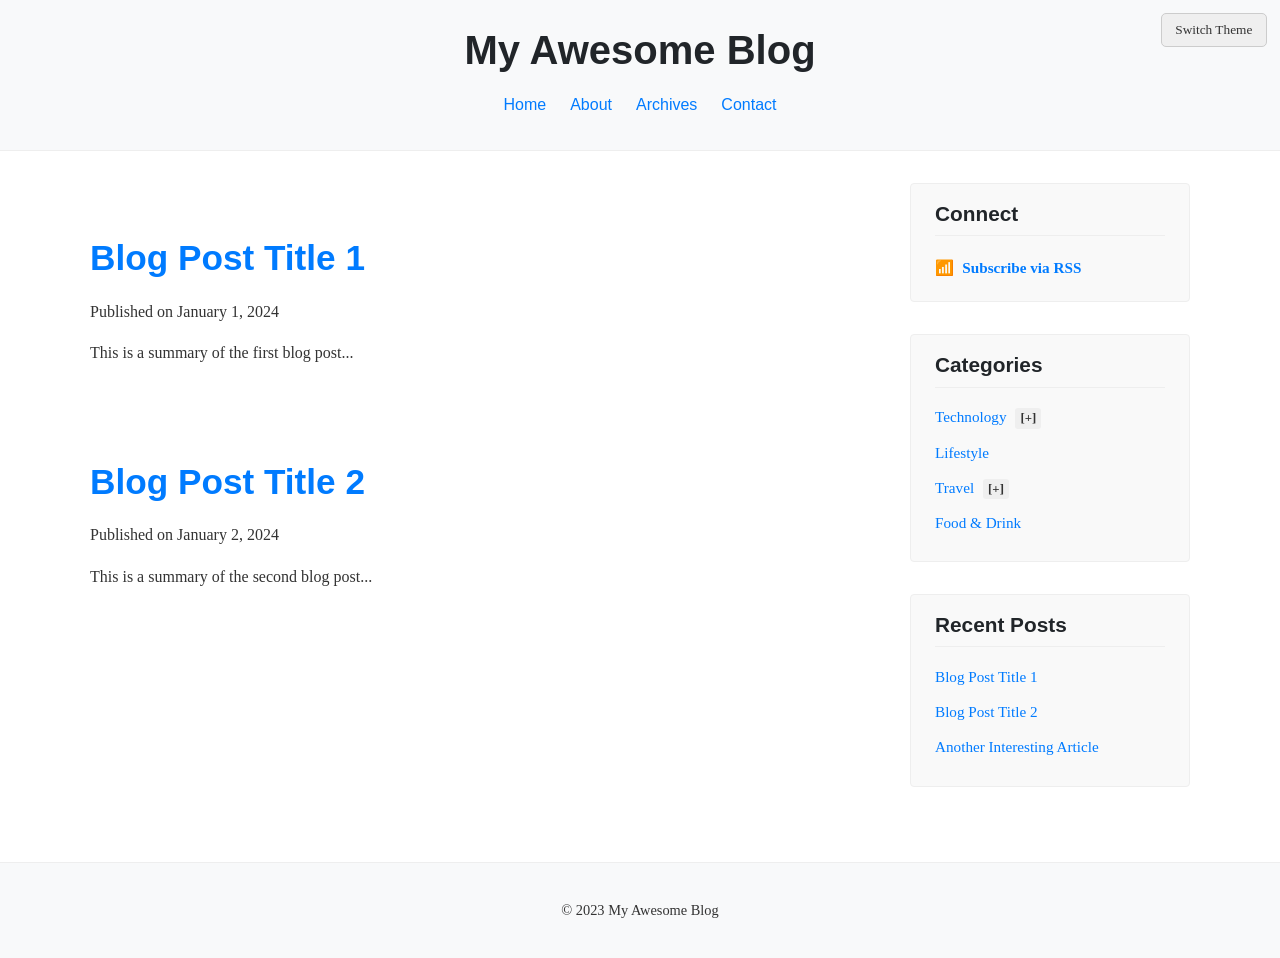
<file: blog_index.html>
<!DOCTYPE html>
<html lang="en">
<head>
    <meta charset="UTF-8">
    <meta name="viewport" content="width=device-width, initial-scale=1.0">
    <title>My Awesome Blog - Tech Insights, Lifestyle Tips, and Photography Adventures</title>
    <meta name="description" content="Explore insightful articles on technology, lifestyle tips, travel adventures, and photography. My Awesome Blog brings you fresh perspectives and engaging stories.">
    <meta property="og:title" content="My Awesome Blog - Tech Insights, Lifestyle Tips, and Photography Adventures" />
    <meta property="og:description" content="Explore insightful articles on technology, lifestyle tips, travel adventures, and photography. My Awesome Blog brings you fresh perspectives and engaging stories." />
    <meta property="og:type" content="website" />
    <meta property="og:url" content="https://example.com/blog_index.html" />
    <meta property="og:image" content="https://example.com/images/blog_logo_og.png" />
    <meta property="og:site_name" content="My Awesome Blog" />
    <link rel="stylesheet" href="css/blog_style.css">
</head>
<body class="blog-index">
    <header>
        <h1>My Awesome Blog</h1>
        <nav class="primary-navigation"><ul><li><a href="blog_index.html">Home</a></li><li><a href="#">About</a></li><li><a href="#">Archives</a></li><li><a href="#">Contact</a></li></ul></nav>
        <button id="theme-switcher">Switch Theme</button>
    </header>
    <main>
        <div class="main-content-area">
            <article>
                <h2><a href="blog_article.html">Blog Post Title 1</a></h2>
                <p class="date">Published on January 1, 2024</p>
                <p>This is a summary of the first blog post...</p>
            </article>
            <article>
                <h2><a href="blog_article.html">Blog Post Title 2</a></h2>
                <p class="date">Published on January 2, 2024</p>
                <p>This is a summary of the second blog post...</p>
            </article>
        </div>
        <aside class="sidebar">
            <div class="widget connect-widget">
                <h4>Connect</h4>
                <p><a href="#rss-sidebar" class="rss-sidebar-link">Subscribe via RSS</a></p>
            </div>
            <div class="widget categories-widget">
                <h4>Categories</h4>
                <ul>
                    <li class="has-children"><a href="#" class="category-parent-link">Technology</a> <span class="category-toggle">[+]</span>
                        <ul>
                            <li><a href="#">Web Development</a></li>
                            <li><a href="#">Software Engineering</a></li>
                        </ul>
                    </li>
                    <li><a href="#">Lifestyle</a></li>
                    <li class="has-children"><a href="#" class="category-parent-link">Travel</a> <span class="category-toggle">[+]</span>
                        <ul>
                            <li><a href="#">Europe</a></li>
                            <li><a href="#">Asia</a></li>
                        </ul>
                    </li>
                    <li><a href="#">Food & Drink</a></li>
                </ul>
            </div>
            <div class="widget recent-posts-widget">
                <h4>Recent Posts</h4>
                <ul>
                    <li><a href="blog_article.html">Blog Post Title 1</a></li>
                    <li><a href="blog_article.html">Blog Post Title 2</a></li>
                    <li><a href="#">Another Interesting Article</a></li>
                </ul>
            </div>
        </aside>
    </main>
    <footer>
        <p>&copy; 2023 My Awesome Blog</p>
    </footer>
    <script src="js/theme_switcher.js"></script>
</body>
</html>
</file>
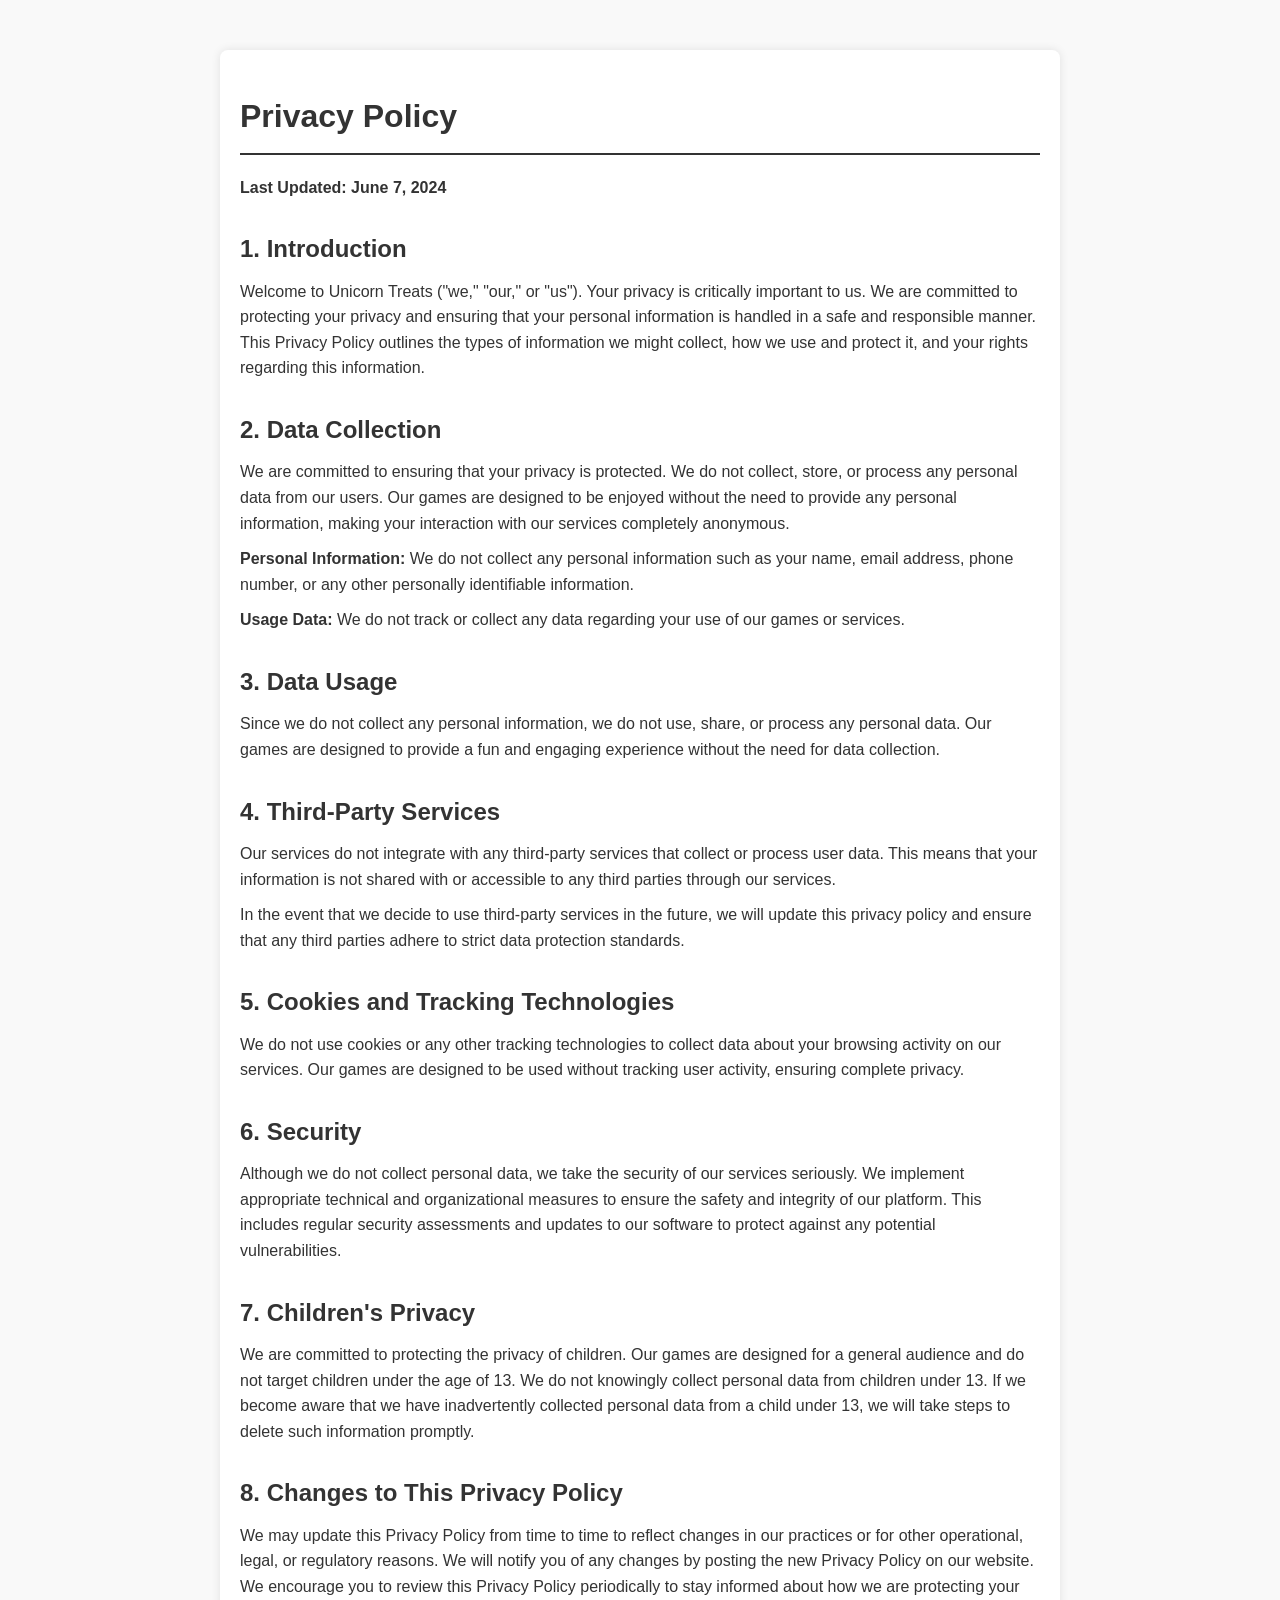
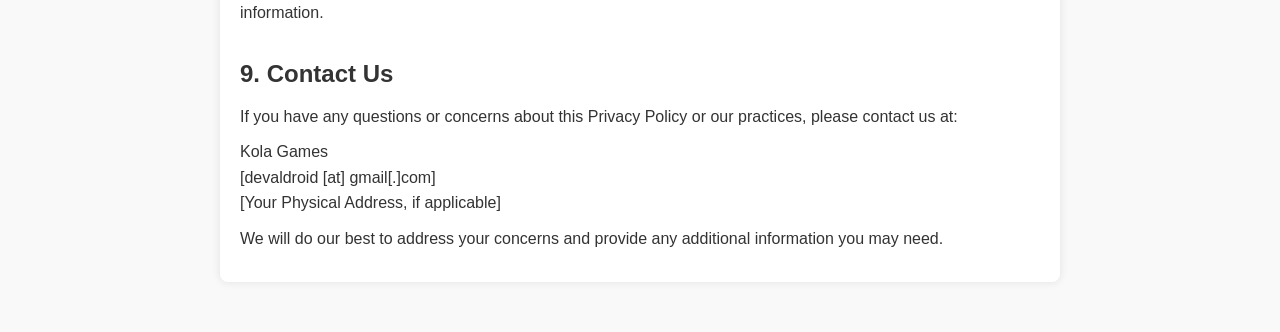
<file: unicorn_treats_privacy.html>
<!DOCTYPE html>
<html lang="en">
<head>
    <meta charset="UTF-8">
    <meta name="viewport" content="width=device-width, initial-scale=1.0">
    <title>Privacy Policy - Unicorn Treats</title>
    <style>
        body {
            font-family: Arial, sans-serif;
            line-height: 1.6;
            margin: 0;
            padding: 0;
            background-color: #f9f9f9;
            color: #333;
        }
        .container {
            max-width: 800px;
            margin: 50px auto;
            padding: 20px;
            background-color: #fff;
            box-shadow: 0 0 10px rgba(0, 0, 0, 0.1);
            border-radius: 8px;
        }
        h1, h2 {
            color: #333;
        }
        h1 {
            border-bottom: 2px solid #333;
            padding-bottom: 10px;
            margin-bottom: 20px;
        }
        h2 {
            margin-top: 30px;
            margin-bottom: 10px;
        }
        p {
            margin: 10px 0;
        }
    </style>
</head>
<body>
    <div class="container">
        <h1>Privacy Policy</h1>
        <p><strong>Last Updated: June 7, 2024</strong></p>

        <h2>1. Introduction</h2>
        <p>Welcome to  Unicorn Treats ("we," "our," or "us"). Your privacy is critically important to us. We are committed to protecting your privacy and ensuring that your personal information is handled in a safe and responsible manner. This Privacy Policy outlines the types of information we might collect, how we use and protect it, and your rights regarding this information.</p>

        <h2>2. Data Collection</h2>
        <p>We are committed to ensuring that your privacy is protected. We do not collect, store, or process any personal data from our users. Our games are designed to be enjoyed without the need to provide any personal information, making your interaction with our services completely anonymous.</p>
        <p><strong>Personal Information:</strong> We do not collect any personal information such as your name, email address, phone number, or any other personally identifiable information.</p>
        <p><strong>Usage Data:</strong> We do not track or collect any data regarding your use of our games or services.</p>

        <h2>3. Data Usage</h2>
        <p>Since we do not collect any personal information, we do not use, share, or process any personal data. Our games are designed to provide a fun and engaging experience without the need for data collection.</p>

        <h2>4. Third-Party Services</h2>
        <p>Our services do not integrate with any third-party services that collect or process user data. This means that your information is not shared with or accessible to any third parties through our services.</p>
        <p>In the event that we decide to use third-party services in the future, we will update this privacy policy and ensure that any third parties adhere to strict data protection standards.</p>

        <h2>5. Cookies and Tracking Technologies</h2>
        <p>We do not use cookies or any other tracking technologies to collect data about your browsing activity on our services. Our games are designed to be used without tracking user activity, ensuring complete privacy.</p>

        <h2>6. Security</h2>
        <p>Although we do not collect personal data, we take the security of our services seriously. We implement appropriate technical and organizational measures to ensure the safety and integrity of our platform. This includes regular security assessments and updates to our software to protect against any potential vulnerabilities.</p>

        <h2>7. Children's Privacy</h2>
        <p>We are committed to protecting the privacy of children. Our games are designed for a general audience and do not target children under the age of 13. We do not knowingly collect personal data from children under 13. If we become aware that we have inadvertently collected personal data from a child under 13, we will take steps to delete such information promptly.</p>

        <h2>8. Changes to This Privacy Policy</h2>
        <p>We may update this Privacy Policy from time to time to reflect changes in our practices or for other operational, legal, or regulatory reasons. We will notify you of any changes by posting the new Privacy Policy on our website. We encourage you to review this Privacy Policy periodically to stay informed about how we are protecting your information.</p>

        <h2>9. Contact Us</h2>
        <p>If you have any questions or concerns about this Privacy Policy or our practices, please contact us at:</p>
        <p>Kola Games<br>
        [devaldroid [at] gmail[.]com]<br>
        [Your Physical Address, if applicable]</p>
        <p>We will do our best to address your concerns and provide any additional information you may need.</p>
    </div>
</body>
</html>
</file>
<file: css/blog_style.css>
:root {
    /* Light Theme Variables */
    --bg-color: #ffffff;
    --text-color: #333333;
    --link-color: #007bff;
    --link-hover-color: #0056b3;
    --header-bg: #f8f9fa;
    --footer-bg: #f8f9fa;
    --heading-color: #212529;
    --border-color: #eeeeee;
    --blockquote-bg: #f9f9f9;
    --blockquote-border: #ccc;
    --code-bg: #f0f0f0;
    --button-bg: #efefef;
    --button-text: #333333;
    --button-border: #cccccc;

    /* Font Variables */
    --font-body: 'Georgia', 'Times New Roman', Times, serif;
    --font-heading: 'Helvetica Neue', Arial, sans-serif; /* A cleaner sans-serif for headings */
    /* Alternative heading font: --font-heading: 'Playfair Display', serif; */

    --content-max-width: 1100px; /* For readability of long articles */
}

body {
    font-family: var(--font-body);
    margin: 0;
    padding: 0;
    background-color: var(--bg-color);
    color: var(--text-color);
    line-height: 1.6;
    transition: background-color 0.3s, color 0.3s;
}

body.dark-theme {
    /* Dark Theme Variable Overrides */
    --bg-color: #22272e; /* Darker blue-grey */
    --text-color: #c9d1d9; /* Lighter grey */
    --link-color: #58a6ff;
    --link-hover-color: #2f81f7;
    --header-bg: #1c2128;
    --footer-bg: #1c2128;
    --heading-color: #c9d1d9;
    --border-color: #373e47;
    --blockquote-bg: #2d333b;
    --blockquote-border: #444c56;
    --code-bg: #373e47;
    --button-bg: #373e47;
    --button-text: #c9d1d9;
    --button-border: #555c66;
}

header, footer {
    background-color: var(--header-bg);
    padding: 1.5em 1em;
    text-align: center;
    border-bottom: 1px solid var(--border-color);
}

footer {
    border-top: 1px solid var(--border-color);
    border-bottom: none;
    margin-top: 3em;
    font-size: 0.9em;
}

header h1 {
    font-family: var(--font-heading);
    font-size: 2.5em; /* Increased size */
    margin: 0;
    color: var(--heading-color);
}

header h1 a {
    text-decoration: none;
    color: inherit;
}

/* --- Sidebar and Two-Column Layout Styling --- */
main {
    display: flex; /* Use flexbox for main content and sidebar */
    flex-wrap: wrap; /* Allow sidebar to wrap on smaller screens */
    gap: 2em; /* Space between main content and sidebar */
    max-width: var(--content-max-width); /* Keep overall width constraint */
    margin: 2em auto; /* Centering content */
    padding: 0 1em; /* Padding for smaller screens */
}

.main-content-area {
    flex: 3; /* Takes up 3 parts of the space */
    min-width: 0; /* Prevent flexbox overflow issues */
}

.sidebar {
    flex: 1; /* Takes up 1 part of the space */
    min-width: 280px; /* Minimum width for the sidebar before it wraps or shrinks too much */
    /* Consider adding a border or subtle background if needed */
    /* border-left: 1px solid var(--border-color); */
    /* padding-left: 1.5em; */
}

/* Sidebar Widgets */
.widget {
    background-color: var(--blockquote-bg); /* Re-use for a subtle background */
    padding: 1em 1.5em;
    margin-bottom: 2em;
    border-radius: 4px;
    border: 1px solid var(--border-color);
}

.widget h4 { /* Widget titles */
    font-family: var(--font-heading);
    font-size: 1.3em;
    color: var(--heading-color);
    margin-top: 0;
    margin-bottom: 0.8em;
    padding-bottom: 0.4em;
    border-bottom: 1px solid var(--border-color);
}

/* Category Tree / Widget List Styling */
.widget ul {
    list-style: none;
    padding-left: 0; /* Remove default padding */
    margin-bottom: 0;
}

.widget li {
    margin-bottom: 0.6em;
}

.widget a {
    text-decoration: none;
    color: var(--link-color);
    font-size: 0.95em;
    transition: color 0.2s ease-in-out;
}

.widget a:hover,
.widget a:focus {
    color: var(--link-hover-color);
    text-decoration: underline;
}

/* Nested lists in widgets (for categories) */
.widget ul ul {
    padding-left: 1.2em; /* Indentation for sub-categories */
    margin-top: 0.6em;
    /* Add a visual cue for nesting if desired, e.g., border-left */
}

.widget ul ul li:last-child {
    margin-bottom: 0; /* No margin for last sub-item before next top-level item */
}


/* Responsive adjustments for sidebar layout */
@media (max-width: 992px) { /* Tablet and below */
    .main-content-area {
        /* On tablets, content area could take more relative space or stack */
        flex-basis: 65%;
    }
    .sidebar {
        flex-basis: 30%;
    }
}

/* --- Sidebar RSS Link Styling --- */
.connect-widget .rss-sidebar-link {
    display: inline-block; /* Allows padding and other block-like properties */
    text-decoration: none;
    color: var(--link-color);
    font-weight: bold;
    padding: 0.3em 0; /* Add some padding if it were to have a background/border */
    transition: color 0.2s ease-in-out;
}

.connect-widget .rss-sidebar-link:hover,
.connect-widget .rss-sidebar-link:focus {
    color: var(--link-hover-color);
    text-decoration: underline;
}

/* Attempt to add a Unicode character as an icon.
   U+1F4F6 (ANTENNA BARS) is a possibility, or just text "RSS: ".
   FontAwesome's RSS icon is U+F29E, but that requires FontAwesome.
   Let's try with a simple text prefix or a more generic symbol for now,
   as specific RSS Unicode symbols can be problematic with font support.
   A common approach is to use a background image (SVG icon) for this,
   but that's outside the scope of "CSS-only icon" unless it's a data URI.

   For simplicity, let's ensure good text styling and optionally add a simple prefix.
   A unicode character that is sometimes used for "feed" like things is  (U+F270)
   but it's in a Private Use Area, relying on font support (like FontAwesome having mapped it there).
   Let's use a safer, more descriptive approach if a good unicode char isn't found.
   Using a simple text prefix or a unicode character that implies "signal" or "broadcast".
*/

.connect-widget .rss-sidebar-link::before {
    content: "📶 "; /* ANTENNA BARS (U+1F4F6) - a generic signal icon */
    /* Alternatively, content: "[RSS] "; */
    /* Or, if a specific visual icon font was used, content: '\f09e'; font-family: 'FontAwesome'; */
    margin-right: 0.3em;
    font-weight: normal; /* Icon might not need to be bold */
}

/* Ensure the widget title and paragraph containing the link have good spacing */
.connect-widget h4 {
    margin-bottom: 0.5em; /* Default widget h4 has 0.8em, this is fine */
}

.connect-widget p {
    margin-bottom: 0; /* Remove bottom margin if this is the only item in p */
}

/* --- Breadcrumb Navigation Styling --- */
.breadcrumb-nav {
    margin-bottom: 1.5em; /* Space below breadcrumbs, above article title */
    font-size: 0.9em;
    padding: 0.5em 0;
    /* border-bottom: 1px solid var(--border-color); Optional: if a separator line is desired */
}

.breadcrumb-nav ol {
    list-style: none;
    padding: 0;
    margin: 0;
    display: flex; /* Arrange items inline and allow wrapping */
    flex-wrap: wrap; /* Allow breadcrumbs to wrap on small screens */
    align-items: center;
}

.breadcrumb-nav li {
    display: inline-block; /* Fallback if flex not supported, though flex is on ol */
    /* margin-right: 0.5em; Spacing handled by separator's margin */
}

.breadcrumb-nav li a {
    color: var(--link-color);
    text-decoration: none;
}

.breadcrumb-nav li a:hover,
.breadcrumb-nav li a:focus {
    color: var(--link-hover-color);
    text-decoration: underline;
}

/* Separator styling */
.breadcrumb-nav li + li::before { /* Selects all LIs that are preceded by another LI */
    content: ">"; /* Or use "F" for a slash, or other preferred separator */
    color: var(--text-color); /* Use text-color or a more subtle color */
    opacity: 0.7;
    margin: 0 0.6em; /* Space around the separator */
    display: inline-block;
}

/* Current page styling */
.breadcrumb-nav li.active {
    color: var(--text-color); /* Current page is not a link, use main text color */
    font-weight: normal; /* Or bold if preferred */
    opacity: 0.85; /* Slightly subdued if desired */
}

/* Dark theme considerations for separator and active item if needed */
body.dark-theme .breadcrumb-nav li + li::before {
    color: var(--text-color); /* Ensure this inherits correctly */
}

body.dark-theme .breadcrumb-nav li.active {
    color: var(--text-color); /* Ensure this inherits correctly */
}

/* Responsive YouTube Video Embed */
.video-responsive-wrapper {
    position: relative;
    overflow: hidden;
    width: 100%;
    padding-top: 56.25%; /* 16:9 Aspect Ratio (height/width * 100) */
    margin: 1.5em 0; /* Similar to figure/image margins */
}

.video-responsive-wrapper iframe {
    position: absolute;
    top: 0;
    left: 0;
    bottom: 0;
    right: 0;
    width: 100%;
    height: 100%;
    border: none; /* Remove default iframe border */
}

/* Category Tree Interactivity */
.categories-widget li.has-children > ul {
    display: none; /* Initially hide sub-categories */
    padding-left: 1.5em; /* Keep consistent indentation */
    margin-top: 0.5em;
}

.categories-widget li.has-children.expanded > ul {
    display: block; /* Show when expanded */
}

.category-toggle {
    cursor: pointer;
    font-weight: bold;
    margin-left: 5px;
    padding: 0 5px;
    border-radius: 3px;
    background-color: var(--button-bg);
    color: var(--button-text);
    font-size: 0.8em;
    display: inline-block;
    user-select: none; /* Prevent text selection */
}

.categories-widget li.has-children > a.category-parent-link {
    /* Optional: if you want the link itself to also toggle, style accordingly */
    /* For now, only the span toggles */
}

@media (max-width: 768px) { /* Mobile */
    main {
        flex-direction: column; /* Stack main content and sidebar */
        gap: 0; /* Remove gap when stacked, rely on widget margins */
    }

    .main-content-area,
    .sidebar {
        flex-basis: 100%; /* Both take full width */
        min-width: 100%;
    }

    .sidebar {
        margin-top: 2em; /* Add space when sidebar is stacked below content */
        /* border-left: none; */ /* Remove side border if it was added */
        /* padding-left: 0; */
    }
}

article { /* Styling for article previews on index and full article container */
    margin-bottom: 2.5em;
    padding-bottom: 1.5em;
}

/* On index page, add border to article snippets */
.blog-index main > article {
     border-bottom: 1px solid var(--border-color);
}

.blog-index main > article:last-child {
    border-bottom: none;
}

h1, h2, h3, h4, h5, h6 {
    font-family: var(--font-heading);
    color: var(--heading-color);
    margin-top: 1.5em;
    margin-bottom: 0.5em;
    line-height: 1.3;
}

h1 { font-size: 2.8em; } /* For article titles primarily */
h2 { font-size: 2.2em; } /* For index page article titles & major sections */
h3 { font-size: 1.8em; }
h4 { font-size: 1.4em; }

p {
    margin-bottom: 1em;
}

a {
    color: var(--link-color);
    text-decoration: none;
}

a:hover {
    color: var(--link-hover-color);
    text-decoration: underline;
}

img {
    max-width: 100%;
    height: auto;
    display: block; /* To remove bottom space */
    margin: 1em 0; /* Default margin for images */
}

#theme-switcher {
    position: absolute;
    top: 1em;
    right: 1em;
    padding: 0.6em 1em;
    cursor: pointer;
    border: 1px solid var(--button-border);
    background-color: var(--button-bg);
    color: var(--button-text);
    border-radius: 5px;
    font-family: var(--font-body);
}

/* Add a class to body of index page to differentiate if needed */
/* For example: <body class="blog-index"> */

/* Ensure article content within blog_article.html also respects max-width */
.blog-article main article {
    max-width: var(--content-max-width);
    margin: 0 auto; /* Center the article content if not already by main */
}

/* Specific styling for elements within an article - will be expanded in next step */
.blog-article .date {
    color: #777; /* Keep date subtle, might need dark theme var */
    font-size: 0.9em;
    margin-bottom: 1.5em;
}

body.dark-theme .blog-article .date {
    color: #888;
}

/* --- Content Styling --- */

/* Blockquotes */
blockquote {
    background-color: var(--blockquote-bg);
    border-left: 5px solid var(--blockquote-border);
    margin: 1.5em 0; /* Adjusted margin, no horizontal margin for full width effect if desired */
    padding: 1em 1.5em;
    font-style: italic;
    color: var(--text-color); /* Ensure text color contrasts with blockquote bg */
}

blockquote p {
    margin-bottom: 0.5em;
}

blockquote footer {
    font-style: normal;
    font-size: 0.9em;
    color: var(--text-color); /* Ensure this also has good contrast */
    text-align: right;
    background-color: transparent; /* Override default footer styles */
    padding: 0.5em 0 0 0;
    border: none; /* Override default footer styles */
    margin-top: 0.5em;
}

body.dark-theme blockquote {
    /* color: var(--text-color); Ensure this is handled by general var */
}

body.dark-theme blockquote footer {
    /* color: var(--text-color); */
}


/* Figures and Captions for Images */
figure {
    margin: 1.5em 0; /* Allow figures to take full width or be centered by main */
    padding: 0;
}

figure img {
    margin-bottom: 0.5em; /* Space between image and caption */
}

figcaption {
    font-size: 0.9em;
    color: #555555; /* Slightly lighter than main text for subtlety */
    text-align: center;
    font-style: italic;
    line-height: 1.4;
    padding: 0.3em 0;
}

body.dark-theme figcaption {
    color: #aaaaaa;
}

/* Code Blocks */
pre {
    background-color: var(--code-bg);
    padding: 1em;
    overflow-x: auto;
    border-radius: 4px;
    font-family: 'Menlo', 'Monaco', 'Consolas', 'Courier New', monospace;
    font-size: 0.9em;
    line-height: 1.5;
    margin: 1.5em 0;
    white-space: pre; /* Ensure preformatting is respected */
}

pre code {
    font-family: inherit; /* Inherit font stack from pre */
    background-color: transparent; /* Code inside pre shouldn't have its own bg */
    padding: 0;
    border-radius: 0;
    font-size: inherit; /* Inherit font size from pre */
}

/* Refined Publication Date styling (if needed, review from Step 4) */
.blog-article .date {
    display: block; /* Ensure it takes its own line */
    color: #6c757d; /* Bootstrap-like subtle color */
    font-size: 0.9em;
    margin-bottom: 2em; /* More space after date before content */
    font-style: italic;
}

body.dark-theme .blog-article .date {
    color: #8892b0; /* A suitable subtle color for dark theme */
}

/* Horizontal Rule */
hr {
    border: 0;
    height: 1px;
    background-color: var(--border-color);
    margin: 3em 0; /* Generous spacing */
}

/* Improve list styling */
ul, ol {
    margin-bottom: 1em;
    padding-left: 1.5em; /* Standard indentation */
}

li {
    margin-bottom: 0.5em;
}

/* --- Primary Navigation Styling --- */
.primary-navigation {
    margin-top: 1em; /* Space below the main title */
    margin-bottom: 0.5em; /* Space above the theme switcher if it's pushed down */
    text-align: center; /* Center the nav links */
}

.primary-navigation ul {
    list-style: none;
    padding: 0;
    margin: 0;
    display: inline-block; /* Allows centering of the ul itself if needed */
}

.primary-navigation li {
    display: inline-block; /* Arrange links horizontally */
    margin: 0 0.75em; /* Space between links */
}

.primary-navigation a {
    text-decoration: none;
    color: var(--link-color);
    font-family: var(--font-heading); /* Use heading font for nav links for consistency */
    font-size: 1em; /* Adjust as needed */
    padding: 0.3em 0; /* Slight padding for better click area */
    border-bottom: 2px solid transparent; /* For hover effect */
    transition: border-bottom-color 0.2s ease-in-out, color 0.2s ease-in-out;
}

.primary-navigation a:hover,
.primary-navigation a:focus {
    color: var(--link-hover-color);
    border-bottom-color: var(--link-hover-color);
}

/* Adjust theme switcher position slightly if needed due to nav */
/* The theme switcher is absolutely positioned, so it might be okay,
   but let's ensure header has position: relative for robust placement. */
header {
    position: relative; /* Ensures absolute positioning of children is relative to header */
}

/* Responsive considerations for primary navigation */
@media (max-width: 768px) {
    .primary-navigation li {
        margin: 0 0.5em; /* Reduce spacing on smaller screens */
    }
    .primary-navigation a {
        font-size: 0.95em;
    }
}

@media (max-width: 480px) {
    .primary-navigation ul {
        display: flex; /* Allow wrapping */
        flex-wrap: wrap;
        justify-content: center;
    }
    .primary-navigation li {
        margin: 0.3em 0.5em; /* Adjust for wrapped items */
    }
    header h1 {
        font-size: 2em; /* Slightly reduce title size if nav takes space */
    }
    #theme-switcher {
        /* Example: move button if header becomes too crowded.
           For now, assuming it's fine due to nav text centering.
           If nav pushes it, it might need to be static or part of flow.
           Let's test current absolute positioning first. */
        /* position: static; margin-top: 0.5em; */
    }
}
</file>
